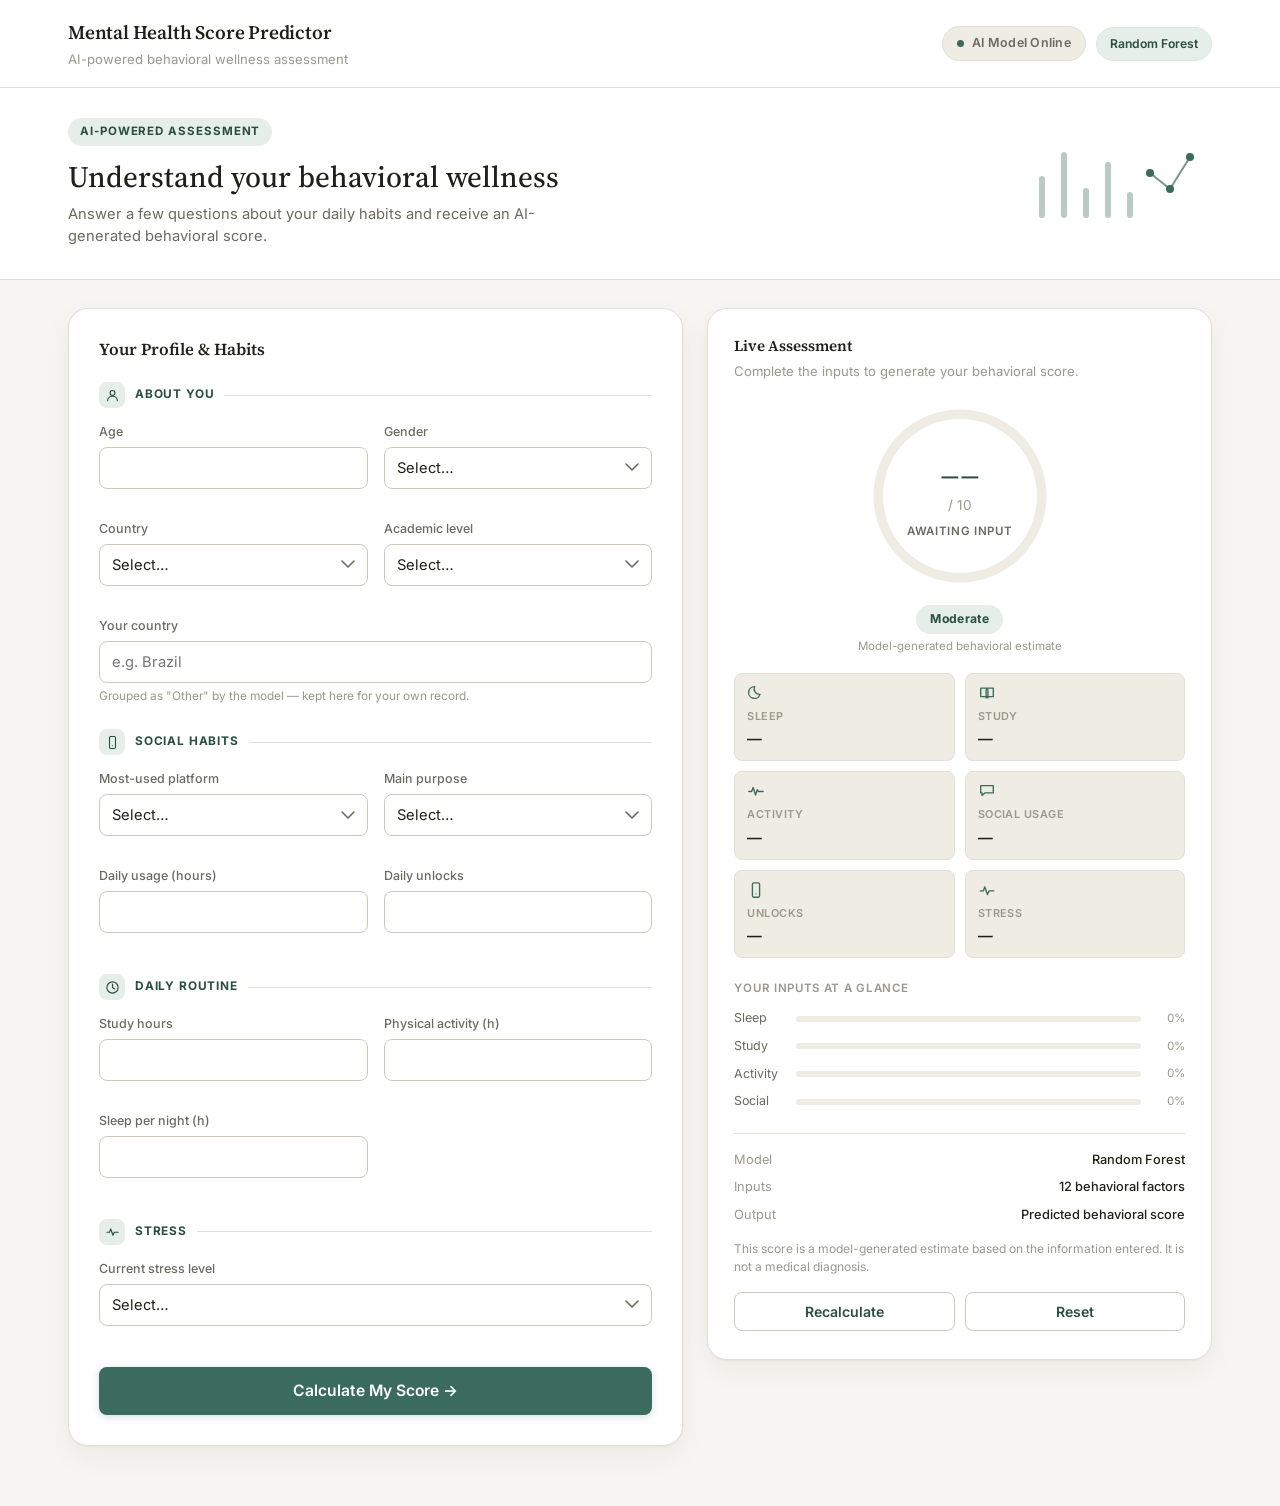
<file: index.html>
<!DOCTYPE html>
<html lang="en">
<head>
<meta charset="UTF-8">
<meta name="viewport" content="width=device-width, initial-scale=1.0">
<title>Mental Health Score Predictor</title>
<link rel="preconnect" href="https://fonts.googleapis.com">
<link rel="preconnect" href="https://fonts.gstatic.com" crossorigin>
<link href="https://fonts.googleapis.com/css2?family=Source+Serif+4:opsz,wght@8..60,500;8..60,600&family=Inter:wght@400;500;600;700&display=swap" rel="stylesheet">
<link rel="stylesheet" href="style.css">
</head>
<body>

<header class="app-header">
  <div class="app-header-inner">
    <div class="brand">
      <span class="brand-title">Mental Health Score Predictor</span>
      <span class="brand-subtitle">AI-powered behavioral wellness assessment</span>
    </div>
    <div class="header-status-group">
      <div class="model-status" id="modelStatus" aria-live="polite">
        <span class="status-dot" id="statusDot"></span>
        <span class="status-text" id="statusText">AI Model Online</span>
      </div>
      <span class="model-tag">Random Forest</span>
    </div>
  </div>
</header>

<section class="hero">
  <div class="hero-inner">
    <div class="hero-copy">
      <span class="hero-label">AI-Powered Assessment</span>
      <h1 class="hero-heading">Understand your behavioral wellness</h1>
      <p class="hero-desc">Answer a few questions about your daily habits and receive an AI-generated behavioral score.</p>
    </div>
    <svg class="hero-graphic" viewBox="0 0 180 100" aria-hidden="true">
      <line x1="10" y1="82" x2="10" y2="46" class="hg-bar"></line>
      <line x1="32" y1="82" x2="32" y2="22" class="hg-bar"></line>
      <line x1="54" y1="82" x2="54" y2="58" class="hg-bar"></line>
      <line x1="76" y1="82" x2="76" y2="32" class="hg-bar"></line>
      <line x1="98" y1="82" x2="98" y2="62" class="hg-bar"></line>
      <path d="M118 40 L138 56 L158 24" class="hg-line"></path>
      <circle cx="118" cy="40" r="4" class="hg-dot"></circle>
      <circle cx="138" cy="56" r="4" class="hg-dot"></circle>
      <circle cx="158" cy="24" r="4" class="hg-dot"></circle>
    </svg>
  </div>
</section>

<main class="workspace">
  <form class="workspace-grid" id="predictionForm" novalidate>

    <section class="panel panel-inputs" aria-label="Assessment inputs">
      <h2 class="panel-title">Your Profile &amp; Habits</h2>

      <div class="input-group">
        <div class="group-heading">
          <span class="group-icon" aria-hidden="true">
            <svg viewBox="0 0 20 20"><circle cx="10" cy="6.5" r="3.2"></circle><path d="M3.5 17c0-3.5 3-6 6.5-6s6.5 2.5 6.5 6"></path></svg>
          </span>
          <span>About you</span>
          <i></i>
        </div>
        <div class="field-row">
          <div class="field">
            <label for="age">Age</label>
            <input type="number" id="age" name="age" min="10" max="100" step="1" required>
            <span class="field-error" id="age-error"></span>
          </div>
          <div class="field">
            <label for="gender">Gender</label>
            <select id="gender" name="gender" required>
              <option value="" disabled selected>Select&hellip;</option>
              <option value="Male">Male</option>
              <option value="Female">Female</option>
            </select>
            <span class="field-error" id="gender-error"></span>
          </div>
        </div>
        <div class="field-row">
          <div class="field">
            <label for="country">Country</label>
            <select id="country" name="country" required>
              <option value="" disabled selected>Select&hellip;</option>
              <option value="India">India</option>
              <option value="USA">USA</option>
              <option value="Canada">Canada</option>
              <option value="Australia">Australia</option>
              <option value="UK">UK</option>
              <option value="Germany">Germany</option>
              <option value="Mexico">Mexico</option>
              <option value="Turkey">Turkey</option>
              <option value="France">France</option>
              <option value="Other">Other</option>
            </select>
            <span class="field-error" id="country-error"></span>
          </div>
          <div class="field">
            <label for="academicLevel">Academic level</label>
            <select id="academicLevel" name="academicLevel" required>
              <option value="" disabled selected>Select&hellip;</option>
              <option value="High School">High School</option>
              <option value="Undergraduate">Undergraduate</option>
              <option value="Graduate">Graduate</option>
            </select>
            <span class="field-error" id="academicLevel-error"></span>
          </div>
        </div>
        <div class="field-row" id="countryOtherRow" hidden>
          <div class="field field-wide">
            <label for="countryOther">Your country</label>
            <input type="text" id="countryOther" name="countryOther" placeholder="e.g. Brazil" maxlength="60">
            <span class="field-hint">Grouped as "Other" by the model &mdash; kept here for your own record.</span>
          </div>
        </div>
      </div>

      <div class="input-group">
        <div class="group-heading">
          <span class="group-icon" aria-hidden="true">
            <svg viewBox="0 0 20 20"><rect x="6" y="2" width="8" height="16" rx="1.6"></rect><line x1="10" y1="14.3" x2="10" y2="14.3"></line></svg>
          </span>
          <span>Social habits</span>
          <i></i>
        </div>
        <div class="field-row">
          <div class="field">
            <label for="platform">Most-used platform</label>
            <select id="platform" name="platform" required>
              <option value="" disabled selected>Select&hellip;</option>
              <option value="Facebook">Facebook</option>
              <option value="Instagram">Instagram</option>
              <option value="Snapchat">Snapchat</option>
              <option value="Twitter">Twitter</option>
              <option value="YouTube">YouTube</option>
              <option value="TikTok">TikTok</option>
              <option value="LinkedIn">LinkedIn</option>
              <option value="LINE">LINE</option>
              <option value="KakaoTalk">KakaoTalk</option>
              <option value="VKontakte">VKontakte</option>
              <option value="WhatsApp">WhatsApp</option>
              <option value="WeChat">WeChat</option>
            </select>
            <span class="field-error" id="platform-error"></span>
          </div>
          <div class="field">
            <label for="purpose">Main purpose</label>
            <select id="purpose" name="purpose" required>
              <option value="" disabled selected>Select&hellip;</option>
              <option value="Networking">Networking</option>
              <option value="Education">Education</option>
              <option value="Entertainment">Entertainment</option>
              <option value="News">News</option>
            </select>
            <span class="field-error" id="purpose-error"></span>
          </div>
        </div>
        <div class="field-row">
          <div class="field">
            <label for="dailyUsage">Daily usage (hours)</label>
            <input type="number" id="dailyUsage" name="dailyUsage" min="0" max="24" step="0.1" required>
            <span class="field-error" id="dailyUsage-error"></span>
          </div>
          <div class="field">
            <label for="dailyUnlocks">Daily unlocks</label>
            <input type="number" id="dailyUnlocks" name="dailyUnlocks" min="0" step="1" required>
            <span class="field-error" id="dailyUnlocks-error"></span>
          </div>
        </div>
      </div>

      <div class="input-group">
        <div class="group-heading">
          <span class="group-icon" aria-hidden="true">
            <svg viewBox="0 0 20 20"><circle cx="10" cy="10" r="7.5"></circle><path d="M10 5.5V10l3 2"></path></svg>
          </span>
          <span>Daily routine</span>
          <i></i>
        </div>
        <div class="field-row">
          <div class="field">
            <label for="studyHours">Study hours</label>
            <input type="number" id="studyHours" name="studyHours" min="0" max="24" step="0.1" required>
            <span class="field-error" id="studyHours-error"></span>
          </div>
          <div class="field">
            <label for="activityHours">Physical activity (h)</label>
            <input type="number" id="activityHours" name="activityHours" min="0" max="24" step="0.1" required>
            <span class="field-error" id="activityHours-error"></span>
          </div>
        </div>
        <div class="field-row">
          <div class="field">
            <label for="sleepHours">Sleep per night (h)</label>
            <input type="number" id="sleepHours" name="sleepHours" min="0" max="24" step="0.1" required>
            <span class="field-error" id="sleepHours-error"></span>
          </div>
        </div>
      </div>

      <div class="input-group">
        <div class="group-heading">
          <span class="group-icon" aria-hidden="true">
            <svg viewBox="0 0 20 20"><path d="M2.5 11 6 11l1.6-4.5L10.5 15 12.3 11H17.5"></path></svg>
          </span>
          <span>Stress</span>
          <i></i>
        </div>
        <div class="field-row">
          <div class="field field-wide">
            <label for="stressLevel">Current stress level</label>
            <select id="stressLevel" name="stressLevel" required>
              <option value="" disabled selected>Select&hellip;</option>
              <option value="Low">Low</option>
              <option value="Medium">Medium</option>
              <option value="High">High</option>
              <option value="Very High">Very High</option>
            </select>
            <span class="field-error" id="stressLevel-error"></span>
          </div>
        </div>
      </div>

      <p class="form-error" id="formError" role="alert" hidden></p>

      <button type="submit" id="submitBtn" class="btn-run">
        <span class="btn-label">Calculate My Score &#8594;</span>
        <span class="btn-spinner" hidden></span>
      </button>

    </section>

    <aside class="panel panel-live" aria-label="Live assessment">

      <div class="live-header">
        <span class="live-label">Live Assessment</span>
        <span class="live-caption" id="liveCaption">Complete the inputs to generate your behavioral score.</span>
      </div>

      <div class="score-ring-wrap">
        <svg viewBox="0 0 200 200" class="score-ring" id="scoreRing" aria-hidden="true">
          <circle class="ring-track" cx="100" cy="100" r="86"></circle>
          <circle class="ring-progress" id="ringProgress" cx="100" cy="100" r="86"></circle>
        </svg>
        <div class="score-center">
          <span class="score-value" id="scoreValue">&ndash;&ndash;</span>
          <span class="score-scale">/ 10</span>
          <span class="score-caption" id="scoreCaption">Awaiting input</span>
        </div>
      </div>

      <div class="score-interpretation" id="scoreInterpretation" hidden>
        <span class="score-interp-badge" id="scoreInterpBadge">Moderate</span>
        <span class="score-interp-note">Model-generated behavioral estimate</span>
      </div>

      <div class="error-inline" id="errorInline" hidden>
        <p class="error-title" id="errorTitle">Prediction service unavailable</p>
        <p class="error-text" id="errorText">Make sure the FastAPI server is running on port 8000 and try again.</p>
        <button type="button" class="btn-secondary" id="errorRetryBtn">Try again</button>
      </div>

      <div class="tracker-grid" id="trackerGrid">
        <div class="tracker-chip">
          <span class="tracker-icon" aria-hidden="true"><svg viewBox="0 0 20 20"><path d="M14.5 11.5A6 6 0 0 1 8.5 3 6.5 6.5 0 1 0 14.5 11.5Z"></path></svg></span>
          <span class="tracker-label">Sleep</span>
          <span class="tracker-value" id="trackSleep">&mdash;</span>
        </div>
        <div class="tracker-chip">
          <span class="tracker-icon" aria-hidden="true"><svg viewBox="0 0 20 20"><path d="M3 4.5h6a2 2 0 0 1 2 2v9a2 2 0 0 0-2-1.5H3Z"></path><path d="M17 4.5h-6a2 2 0 0 0-2 2v9a2 2 0 0 1 2-1.5h6Z"></path></svg></span>
          <span class="tracker-label">Study</span>
          <span class="tracker-value" id="trackStudy">&mdash;</span>
        </div>
        <div class="tracker-chip">
          <span class="tracker-icon" aria-hidden="true"><svg viewBox="0 0 20 20"><path d="M2 10.5h3.2l1.6-4.5 2.7 8.5 1.8-6 1.2 2h5.5"></path></svg></span>
          <span class="tracker-label">Activity</span>
          <span class="tracker-value" id="trackActivity">&mdash;</span>
        </div>
        <div class="tracker-chip">
          <span class="tracker-icon" aria-hidden="true"><svg viewBox="0 0 20 20"><path d="M3 4h14v8H8l-3.5 3V12H3Z"></path></svg></span>
          <span class="tracker-label">Social usage</span>
          <span class="tracker-value" id="trackUsage">&mdash;</span>
        </div>
        <div class="tracker-chip">
          <span class="tracker-icon" aria-hidden="true"><svg viewBox="0 0 20 20"><rect x="6" y="2" width="8" height="16" rx="1.6"></rect><line x1="10" y1="14.3" x2="10" y2="14.3"></line></svg></span>
          <span class="tracker-label">Unlocks</span>
          <span class="tracker-value" id="trackUnlocks">&mdash;</span>
        </div>
        <div class="tracker-chip">
          <span class="tracker-icon" aria-hidden="true"><svg viewBox="0 0 20 20"><path d="M2.5 11 6 11l1.6-4.5L10.5 15 12.3 11H17.5"></path></svg></span>
          <span class="tracker-label">Stress</span>
          <span class="tracker-value" id="trackStress">&mdash;</span>
        </div>
      </div>

      <div class="breakdown">
        <span class="breakdown-label">Your inputs at a glance</span>

        <div class="breakdown-row">
          <span class="breakdown-name">Sleep</span>
          <div class="breakdown-track"><div class="breakdown-fill" id="fillSleep"></div></div>
          <span class="breakdown-percent" id="fillSleepPercent">0%</span>
        </div>
        <div class="breakdown-row">
          <span class="breakdown-name">Study</span>
          <div class="breakdown-track"><div class="breakdown-fill" id="fillStudy"></div></div>
          <span class="breakdown-percent" id="fillStudyPercent">0%</span>
        </div>
        <div class="breakdown-row">
          <span class="breakdown-name">Activity</span>
          <div class="breakdown-track"><div class="breakdown-fill" id="fillActivity"></div></div>
          <span class="breakdown-percent" id="fillActivityPercent">0%</span>
        </div>
        <div class="breakdown-row">
          <span class="breakdown-name">Social</span>
          <div class="breakdown-track"><div class="breakdown-fill" id="fillUsage"></div></div>
          <span class="breakdown-percent" id="fillUsagePercent">0%</span>
        </div>
      </div>

      <div class="model-info">
        <div class="model-info-item">
          <span class="model-info-label">Model</span>
          <span class="model-info-value">Random Forest</span>
        </div>
        <div class="model-info-item">
          <span class="model-info-label">Inputs</span>
          <span class="model-info-value">12 behavioral factors</span>
        </div>
        <div class="model-info-item">
          <span class="model-info-label">Output</span>
          <span class="model-info-value">Predicted behavioral score</span>
        </div>
      </div>

      <p class="disclaimer">This score is a model-generated estimate based on the information entered. It is not a medical diagnosis.</p>

      <div class="result-actions" id="resultActions" hidden>
        <button type="button" class="btn-secondary" id="recalcBtn">Recalculate</button>
        <button type="button" class="btn-secondary" id="resetBtn">Reset</button>
      </div>

    </aside>

  </form>
</main>

<script src="script.js"></script>
</body>
</html>
</file>
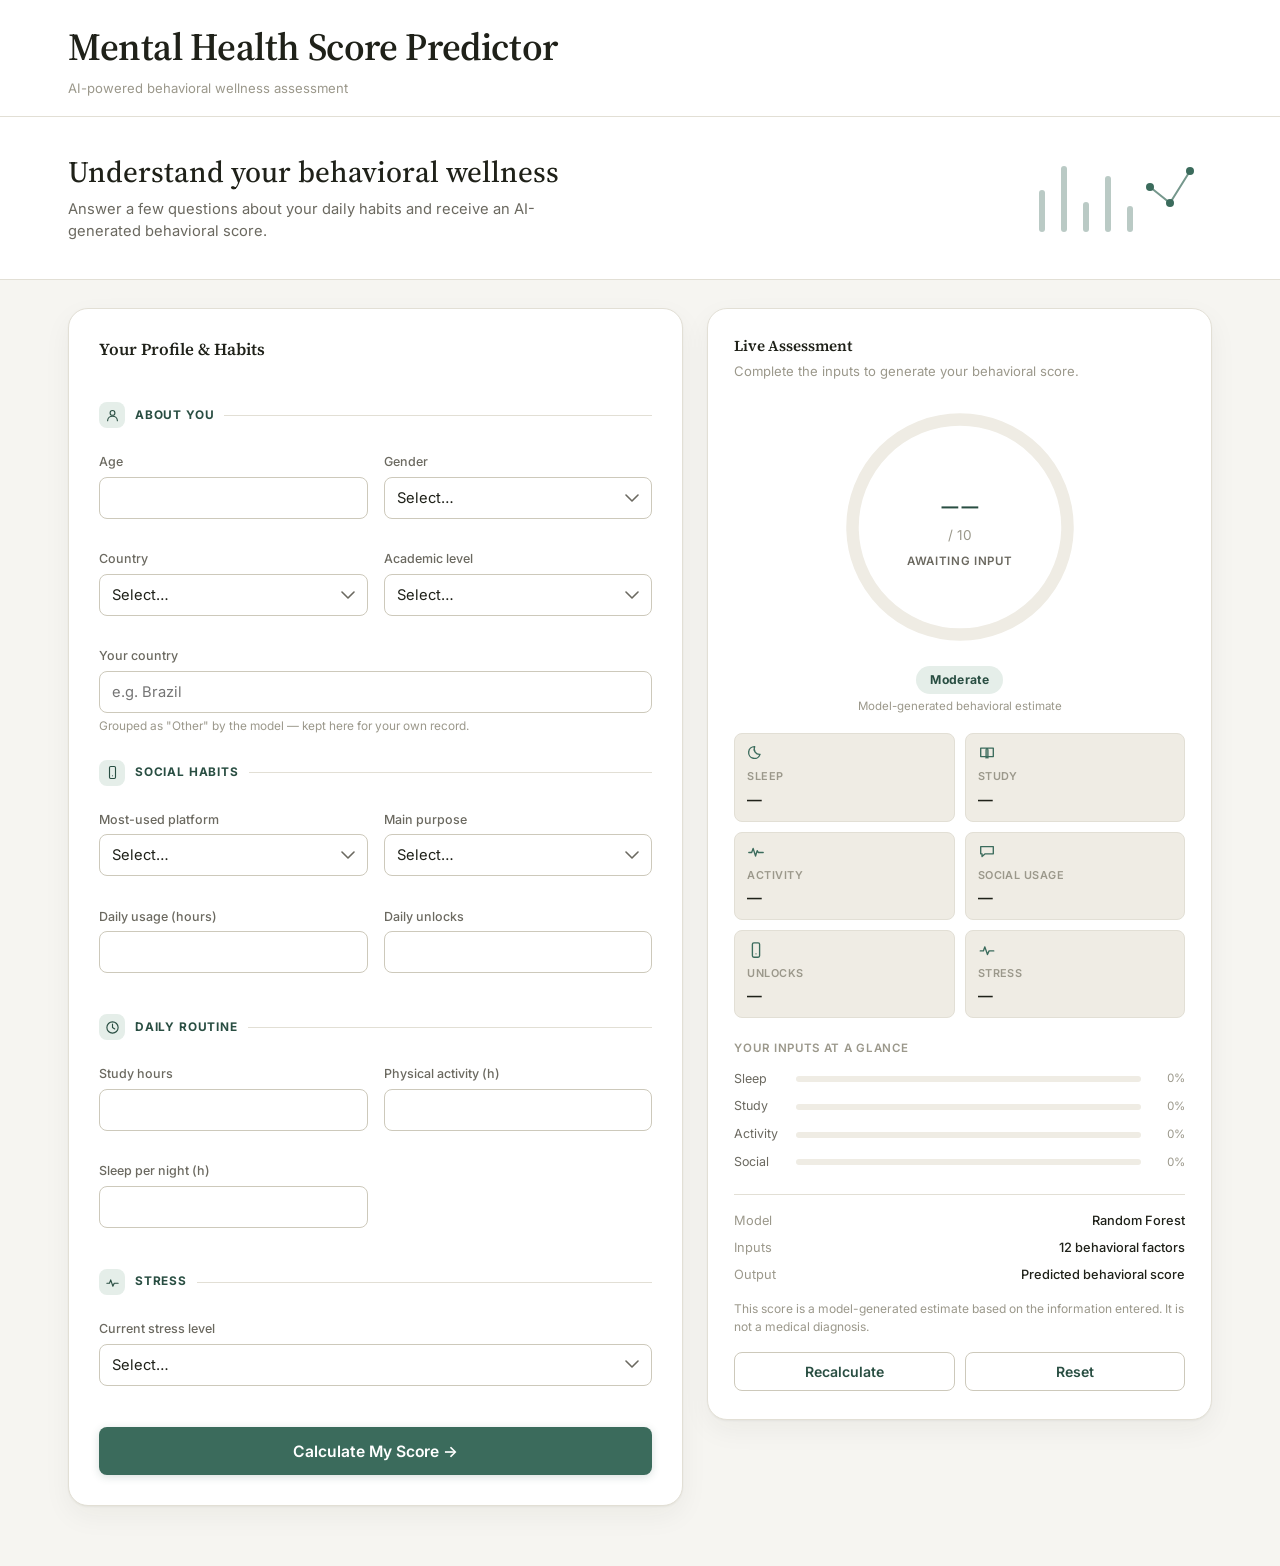
<file: public/index.html>
<!DOCTYPE html>
<html lang="en">
<head>
<meta charset="UTF-8">
<meta name="viewport" content="width=device-width, initial-scale=1.0">
<title>Mental Health Score Predictor</title>
<link rel="preconnect" href="https://fonts.googleapis.com">
<link rel="preconnect" href="https://fonts.gstatic.com" crossorigin>
<link href="https://fonts.googleapis.com/css2?family=Source+Serif+4:opsz,wght@8..60,500;8..60,600&family=Inter:wght@400;500;600;700&display=swap" rel="stylesheet">
<link rel="stylesheet" href="style.css">
</head>
<body>

<header class="app-header">
  <div class="app-header-inner">
    <div class="brand">
      <span class="brand-title">Mental Health Score Predictor</span>
      <span class="brand-subtitle">AI-powered behavioral wellness assessment</span>
    </div>
    <div class="header-status-group">
      <div class="model-status" id="modelStatus" aria-live="polite">
        <span class="status-dot" id="statusDot"></span>
        <span class="status-text" id="statusText">AI Model Online</span>
      </div>
      <span class="model-tag">Random Forest</span>
    </div>
  </div>
</header>

<section class="hero">
  <div class="hero-inner">
    <div class="hero-copy">
      <!-- <span class="hero-label">AI-Powered Assessment</span> -->
      <h1 class="hero-heading">Understand your behavioral wellness</h1>
      <p class="hero-desc">Answer a few questions about your daily habits and receive an AI-generated behavioral score.</p>
    </div>
    <svg class="hero-graphic" viewBox="0 0 180 100" aria-hidden="true">
      <line x1="10" y1="82" x2="10" y2="46" class="hg-bar"></line>
      <line x1="32" y1="82" x2="32" y2="22" class="hg-bar"></line>
      <line x1="54" y1="82" x2="54" y2="58" class="hg-bar"></line>
      <line x1="76" y1="82" x2="76" y2="32" class="hg-bar"></line>
      <line x1="98" y1="82" x2="98" y2="62" class="hg-bar"></line>
      <path d="M118 40 L138 56 L158 24" class="hg-line"></path>
      <circle cx="118" cy="40" r="4" class="hg-dot"></circle>
      <circle cx="138" cy="56" r="4" class="hg-dot"></circle>
      <circle cx="158" cy="24" r="4" class="hg-dot"></circle>
    </svg>
  </div>
</section>

<main class="workspace">
  <form class="workspace-grid" id="predictionForm" novalidate>

    <section class="panel panel-inputs" aria-label="Assessment inputs">
      <h2 class="panel-title">Your Profile &amp; Habits</h2>

      <div class="input-group">
        <div class="group-heading">
          <span class="group-icon" aria-hidden="true">
            <svg viewBox="0 0 20 20"><circle cx="10" cy="6.5" r="3.2"></circle><path d="M3.5 17c0-3.5 3-6 6.5-6s6.5 2.5 6.5 6"></path></svg>
          </span>
          <span>About you</span>
          <i></i>
        </div>
        <div class="field-row">
          <div class="field">
            <label for="age">Age</label>
            <input type="number" id="age" name="age" min="10" max="100" step="1" required>
            <span class="field-error" id="age-error"></span>
          </div>
          <div class="field">
            <label for="gender">Gender</label>
            <select id="gender" name="gender" required>
              <option value="" disabled selected>Select&hellip;</option>
              <option value="Male">Male</option>
              <option value="Female">Female</option>
            </select>
            <span class="field-error" id="gender-error"></span>
          </div>
        </div>
        <div class="field-row">
          <div class="field">
            <label for="country">Country</label>
            <select id="country" name="country" required>
              <option value="" disabled selected>Select&hellip;</option>
              <option value="India">India</option>
              <option value="USA">USA</option>
              <option value="Canada">Canada</option>
              <option value="Australia">Australia</option>
              <option value="UK">UK</option>
              <option value="Germany">Germany</option>
              <option value="Mexico">Mexico</option>
              <option value="Turkey">Turkey</option>
              <option value="France">France</option>
              <option value="Other">Other</option>
            </select>
            <span class="field-error" id="country-error"></span>
          </div>
          <div class="field">
            <label for="academicLevel">Academic level</label>
            <select id="academicLevel" name="academicLevel" required>
              <option value="" disabled selected>Select&hellip;</option>
              <option value="High School">High School</option>
              <option value="Undergraduate">Undergraduate</option>
              <option value="Graduate">Graduate</option>
            </select>
            <span class="field-error" id="academicLevel-error"></span>
          </div>
        </div>
        <div class="field-row" id="countryOtherRow" hidden>
          <div class="field field-wide">
            <label for="countryOther">Your country</label>
            <input type="text" id="countryOther" name="countryOther" placeholder="e.g. Brazil" maxlength="60">
            <span class="field-hint">Grouped as "Other" by the model &mdash; kept here for your own record.</span>
          </div>
        </div>
      </div>

      <div class="input-group">
        <div class="group-heading">
          <span class="group-icon" aria-hidden="true">
            <svg viewBox="0 0 20 20"><rect x="6" y="2" width="8" height="16" rx="1.6"></rect><line x1="10" y1="14.3" x2="10" y2="14.3"></line></svg>
          </span>
          <span>Social habits</span>
          <i></i>
        </div>
        <div class="field-row">
          <div class="field">
            <label for="platform">Most-used platform</label>
            <select id="platform" name="platform" required>
              <option value="" disabled selected>Select&hellip;</option>
              <option value="Facebook">Facebook</option>
              <option value="Instagram">Instagram</option>
              <option value="Snapchat">Snapchat</option>
              <option value="Twitter">Twitter</option>
              <option value="YouTube">YouTube</option>
              <option value="TikTok">TikTok</option>
              <option value="LinkedIn">LinkedIn</option>
              <option value="LINE">LINE</option>
              <option value="KakaoTalk">KakaoTalk</option>
              <option value="VKontakte">VKontakte</option>
              <option value="WhatsApp">WhatsApp</option>
              <option value="WeChat">WeChat</option>
            </select>
            <span class="field-error" id="platform-error"></span>
          </div>
          <div class="field">
            <label for="purpose">Main purpose</label>
            <select id="purpose" name="purpose" required>
              <option value="" disabled selected>Select&hellip;</option>
              <option value="Networking">Networking</option>
              <option value="Education">Education</option>
              <option value="Entertainment">Entertainment</option>
              <option value="News">News</option>
            </select>
            <span class="field-error" id="purpose-error"></span>
          </div>
        </div>
        <div class="field-row">
          <div class="field">
            <label for="dailyUsage">Daily usage (hours)</label>
            <input type="number" id="dailyUsage" name="dailyUsage" min="0" max="24" step="0.1" required>
            <span class="field-error" id="dailyUsage-error"></span>
          </div>
          <div class="field">
            <label for="dailyUnlocks">Daily unlocks</label>
            <input type="number" id="dailyUnlocks" name="dailyUnlocks" min="0" step="1" required>
            <span class="field-error" id="dailyUnlocks-error"></span>
          </div>
        </div>
      </div>

      <div class="input-group">
        <div class="group-heading">
          <span class="group-icon" aria-hidden="true">
            <svg viewBox="0 0 20 20"><circle cx="10" cy="10" r="7.5"></circle><path d="M10 5.5V10l3 2"></path></svg>
          </span>
          <span>Daily routine</span>
          <i></i>
        </div>
        <div class="field-row">
          <div class="field">
            <label for="studyHours">Study hours</label>
            <input type="number" id="studyHours" name="studyHours" min="0" max="24" step="0.1" required>
            <span class="field-error" id="studyHours-error"></span>
          </div>
          <div class="field">
            <label for="activityHours">Physical activity (h)</label>
            <input type="number" id="activityHours" name="activityHours" min="0" max="24" step="0.1" required>
            <span class="field-error" id="activityHours-error"></span>
          </div>
        </div>
        <div class="field-row">
          <div class="field">
            <label for="sleepHours">Sleep per night (h)</label>
            <input type="number" id="sleepHours" name="sleepHours" min="0" max="24" step="0.1" required>
            <span class="field-error" id="sleepHours-error"></span>
          </div>
        </div>
      </div>

      <div class="input-group">
        <div class="group-heading">
          <span class="group-icon" aria-hidden="true">
            <svg viewBox="0 0 20 20"><path d="M2.5 11 6 11l1.6-4.5L10.5 15 12.3 11H17.5"></path></svg>
          </span>
          <span>Stress</span>
          <i></i>
        </div>
        <div class="field-row">
          <div class="field field-wide">
            <label for="stressLevel">Current stress level</label>
            <select id="stressLevel" name="stressLevel" required>
              <option value="" disabled selected>Select&hellip;</option>
              <option value="Low">Low</option>
              <option value="Medium">Medium</option>
              <option value="High">High</option>
              <option value="Very High">Very High</option>
            </select>
            <span class="field-error" id="stressLevel-error"></span>
          </div>
        </div>
      </div>

      <p class="form-error" id="formError" role="alert" hidden></p>

      <button type="submit" id="submitBtn" class="btn-run">
        <span class="btn-label">Calculate My Score &#8594;</span>
        <span class="btn-spinner" hidden></span>
      </button>

    </section>

    <aside class="panel panel-live" aria-label="Live assessment">

      <div class="live-header">
        <span class="live-label">Live Assessment</span>
        <span class="live-caption" id="liveCaption">Complete the inputs to generate your behavioral score.</span>
      </div>

      <div class="score-ring-wrap">
        <svg viewBox="0 0 200 200" class="score-ring" id="scoreRing" aria-hidden="true">
          <circle class="ring-track" cx="100" cy="100" r="86"></circle>
          <circle class="ring-progress" id="ringProgress" cx="100" cy="100" r="86"></circle>
        </svg>
        <div class="score-center">
          <span class="score-value" id="scoreValue">&ndash;&ndash;</span>
          <span class="score-scale">/ 10</span>
          <span class="score-caption" id="scoreCaption">Awaiting input</span>
        </div>
      </div>

      <div class="score-interpretation" id="scoreInterpretation" hidden>
        <span class="score-interp-badge" id="scoreInterpBadge">Moderate</span>
        <span class="score-interp-note">Model-generated behavioral estimate</span>
      </div>

      <div class="error-inline" id="errorInline" hidden>
        <p class="error-title" id="errorTitle">Prediction service unavailable</p>
        <p class="error-text" id="errorText">Make sure the FastAPI server is running on port 8000 and try again.</p>
        <button type="button" class="btn-secondary" id="errorRetryBtn">Try again</button>
      </div>

      <div class="tracker-grid" id="trackerGrid">
        <div class="tracker-chip">
          <span class="tracker-icon" aria-hidden="true"><svg viewBox="0 0 20 20"><path d="M14.5 11.5A6 6 0 0 1 8.5 3 6.5 6.5 0 1 0 14.5 11.5Z"></path></svg></span>
          <span class="tracker-label">Sleep</span>
          <span class="tracker-value" id="trackSleep">&mdash;</span>
        </div>
        <div class="tracker-chip">
          <span class="tracker-icon" aria-hidden="true"><svg viewBox="0 0 20 20"><path d="M3 4.5h6a2 2 0 0 1 2 2v9a2 2 0 0 0-2-1.5H3Z"></path><path d="M17 4.5h-6a2 2 0 0 0-2 2v9a2 2 0 0 1 2-1.5h6Z"></path></svg></span>
          <span class="tracker-label">Study</span>
          <span class="tracker-value" id="trackStudy">&mdash;</span>
        </div>
        <div class="tracker-chip">
          <span class="tracker-icon" aria-hidden="true"><svg viewBox="0 0 20 20"><path d="M2 10.5h3.2l1.6-4.5 2.7 8.5 1.8-6 1.2 2h5.5"></path></svg></span>
          <span class="tracker-label">Activity</span>
          <span class="tracker-value" id="trackActivity">&mdash;</span>
        </div>
        <div class="tracker-chip">
          <span class="tracker-icon" aria-hidden="true"><svg viewBox="0 0 20 20"><path d="M3 4h14v8H8l-3.5 3V12H3Z"></path></svg></span>
          <span class="tracker-label">Social usage</span>
          <span class="tracker-value" id="trackUsage">&mdash;</span>
        </div>
        <div class="tracker-chip">
          <span class="tracker-icon" aria-hidden="true"><svg viewBox="0 0 20 20"><rect x="6" y="2" width="8" height="16" rx="1.6"></rect><line x1="10" y1="14.3" x2="10" y2="14.3"></line></svg></span>
          <span class="tracker-label">Unlocks</span>
          <span class="tracker-value" id="trackUnlocks">&mdash;</span>
        </div>
        <div class="tracker-chip">
          <span class="tracker-icon" aria-hidden="true"><svg viewBox="0 0 20 20"><path d="M2.5 11 6 11l1.6-4.5L10.5 15 12.3 11H17.5"></path></svg></span>
          <span class="tracker-label">Stress</span>
          <span class="tracker-value" id="trackStress">&mdash;</span>
        </div>
      </div>

      <div class="breakdown">
        <span class="breakdown-label">Your inputs at a glance</span>

        <div class="breakdown-row">
          <span class="breakdown-name">Sleep</span>
          <div class="breakdown-track"><div class="breakdown-fill" id="fillSleep"></div></div>
          <span class="breakdown-percent" id="fillSleepPercent">0%</span>
        </div>
        <div class="breakdown-row">
          <span class="breakdown-name">Study</span>
          <div class="breakdown-track"><div class="breakdown-fill" id="fillStudy"></div></div>
          <span class="breakdown-percent" id="fillStudyPercent">0%</span>
        </div>
        <div class="breakdown-row">
          <span class="breakdown-name">Activity</span>
          <div class="breakdown-track"><div class="breakdown-fill" id="fillActivity"></div></div>
          <span class="breakdown-percent" id="fillActivityPercent">0%</span>
        </div>
        <div class="breakdown-row">
          <span class="breakdown-name">Social</span>
          <div class="breakdown-track"><div class="breakdown-fill" id="fillUsage"></div></div>
          <span class="breakdown-percent" id="fillUsagePercent">0%</span>
        </div>
      </div>

      <div class="model-info">
        <div class="model-info-item">
          <span class="model-info-label">Model</span>
          <span class="model-info-value">Random Forest</span>
        </div>
        <div class="model-info-item">
          <span class="model-info-label">Inputs</span>
          <span class="model-info-value">12 behavioral factors</span>
        </div>
        <div class="model-info-item">
          <span class="model-info-label">Output</span>
          <span class="model-info-value">Predicted behavioral score</span>
        </div>
      </div>

      <p class="disclaimer">This score is a model-generated estimate based on the information entered. It is not a medical diagnosis.</p>

      <div class="result-actions" id="resultActions" hidden>
        <button type="button" class="btn-secondary" id="recalcBtn">Recalculate</button>
        <button type="button" class="btn-secondary" id="resetBtn">Reset</button>
      </div>

    </aside>

  </form>
</main>

<script src="script.js"></script>
</body>
</html>
</file>
<file: style.css>
/* ==========================================================================
   Mental Health Score Predictor — stylesheet
   Sections: Tokens / Reset / Layout / Header / Hero / Workspace /
             Input Groups / Fields / Run Button / Live Panel / Score Ring /
             Interpretation / Tracker / Breakdown / Model Info / Error /
             Responsive / Motion
   ========================================================================== */

/* ---------- Tokens ---------- */
:root {
  --bg:            #F6F5F1;
  --surface:       #FFFFFF;
  --surface-sunken:#EFECE4;
  --border:        #E2DFD5;
  --border-strong: #CDC9BB;

  --text:          #1F2119;
  --text-muted:    #6B6960;
  --text-faint:    #9B988B;

  --accent:        #3B6B5C;
  --accent-dark:   #294E42;
  --accent-soft:   #E5EEE9;
  --accent-soft-2: #DCEAE3;

  --status-ready:  #3B6B5C;
  --status-busy:   #B9863F;
  --status-error:  #A5402A;

  --error:         #A5402A;
  --error-soft:    #F5E7E1;

  --interp-attention: #A5402A;
  --interp-below:     #B9863F;
  --interp-moderate:  #7A7550;
  --interp-good:      #3B6B5C;
  --interp-excellent: #29694E;

  --radius-sm: 8px;
  --radius-md: 14px;
  --radius-lg: 20px;

  --font-serif: "Source Serif 4", Georgia, "Times New Roman", serif;
  --font-sans:  "Inter", -apple-system, BlinkMacSystemFont, "Segoe UI", sans-serif;

  --shadow-panel: 0 1px 2px rgba(31, 33, 25, 0.05), 0 10px 28px rgba(31, 33, 25, 0.05);
  --shadow-hover: 0 4px 14px rgba(31, 33, 25, 0.08);
}

/* ---------- Reset ---------- */
*, *::before, *::after { box-sizing: border-box; }

body {
  margin: 0;
  background: var(--bg);
  color: var(--text);
  font-family: var(--font-sans);
  font-size: 15.5px;
  line-height: 1.5;
  -webkit-font-smoothing: antialiased;
}

h1, h2, h3 { margin: 0; font-family: var(--font-serif); font-weight: 500; }

p { margin: 0; }

button { font-family: inherit; }

svg { display: block; }

fieldset { border: none; margin: 0; padding: 0; }

:focus-visible {
  outline: 2px solid var(--accent);
  outline-offset: 2px;
}

/* ---------- Header ---------- */
.app-header {
  background: var(--surface);
  border-bottom: 1px solid var(--border);
}

.app-header-inner {
  max-width: 1200px;
  margin: 0 auto;
  padding: 18px 28px;
  display: flex;
  align-items: center;
  justify-content: space-between;
  gap: 20px;
  flex-wrap: wrap;
}

.brand { display: flex; flex-direction: column; gap: 3px; }

.brand-title {
  font-family: var(--font-serif);
  font-size: 1.2rem;
  font-weight: 600;
  letter-spacing: -0.01em;
}

.brand-subtitle {
  font-size: 0.82rem;
  color: var(--text-faint);
}

.header-status-group {
  display: flex;
  align-items: center;
  gap: 10px;
}

.model-status {
  display: flex;
  align-items: center;
  gap: 8px;
  font-size: 0.78rem;
  font-weight: 600;
  letter-spacing: 0.02em;
  color: var(--text-muted);
  background: var(--surface-sunken);
  border: 1px solid var(--border);
  border-radius: 999px;
  padding: 7px 14px;
}

.model-tag {
  font-size: 0.76rem;
  font-weight: 600;
  color: var(--accent-dark);
  background: var(--accent-soft);
  border: 1px solid var(--accent-soft-2);
  border-radius: 999px;
  padding: 7px 13px;
}

.status-dot {
  width: 7px; height: 7px;
  border-radius: 50%;
  background: var(--status-ready);
  flex-shrink: 0;
}

.status-dot.busy { background: var(--status-busy); animation: pulse 1.1s ease-in-out infinite; }
.status-dot.error { background: var(--status-error); }
.status-dot.done { background: var(--status-ready); }

@keyframes pulse {
  0%, 100% { opacity: 1; }
  50% { opacity: 0.35; }
}

/* ---------- Hero ---------- */
.hero {
  background: var(--surface);
  border-bottom: 1px solid var(--border);
}

.hero-inner {
  max-width: 1200px;
  margin: 0 auto;
  padding: 30px 28px 32px;
  display: flex;
  align-items: center;
  justify-content: space-between;
  gap: 32px;
}

.hero-copy { max-width: 560px; }

.hero-label {
  display: inline-block;
  font-size: 0.72rem;
  font-weight: 700;
  letter-spacing: 0.08em;
  text-transform: uppercase;
  color: var(--accent-dark);
  background: var(--accent-soft);
  padding: 5px 12px;
  border-radius: 999px;
  margin-bottom: 12px;
}

.hero-heading {
  font-size: clamp(1.4rem, 2.4vw, 1.85rem);
  line-height: 1.25;
  margin-bottom: 8px;
}

.hero-desc {
  font-size: 0.92rem;
  color: var(--text-muted);
  max-width: 52ch;
}

.hero-graphic {
  width: 180px;
  height: 100px;
  flex-shrink: 0;
  color: var(--accent);
}

.hg-bar {
  stroke: currentColor;
  stroke-width: 6;
  stroke-linecap: round;
  opacity: 0.35;
}

.hg-line {
  fill: none;
  stroke: currentColor;
  stroke-width: 2;
  opacity: 0.7;
}

.hg-dot {
  fill: currentColor;
}

/* ---------- Workspace ---------- */
.workspace {
  max-width: 1200px;
  margin: 0 auto;
  padding: 28px 28px 60px;
}

.workspace-grid {
  display: grid;
  grid-template-columns: 1.22fr 1fr;
  grid-template-areas: "inputs live";
  gap: 24px;
  align-items: start;
}

.panel {
  background: var(--surface);
  border: 1px solid var(--border);
  border-radius: var(--radius-lg);
  box-shadow: var(--shadow-panel);
}

.panel-inputs {
  grid-area: inputs;
  padding: 28px 30px 30px;
}

.panel-title {
  font-size: 1.05rem;
  font-weight: 600;
  margin-bottom: 20px;
}

.panel-live {
  grid-area: live;
  padding: 26px 26px 28px;
  position: sticky;
  top: 20px;
}

/* ---------- Input groups ---------- */
.input-group + .input-group { margin-top: 24px; }

.group-heading {
  display: flex;
  align-items: center;
  gap: 10px;
  margin-bottom: 15px;
}

.group-icon {
  display: flex;
  align-items: center;
  justify-content: center;
  width: 26px; height: 26px;
  border-radius: 8px;
  background: var(--accent-soft);
  color: var(--accent-dark);
  flex-shrink: 0;
}

.group-icon svg {
  width: 15px; height: 15px;
  fill: none;
  stroke: currentColor;
  stroke-width: 1.5;
  stroke-linecap: round;
  stroke-linejoin: round;
}

.group-heading span:not(.group-icon) {
  font-size: 0.74rem;
  font-weight: 700;
  letter-spacing: 0.07em;
  text-transform: uppercase;
  color: var(--accent-dark);
  white-space: nowrap;
}

.group-heading i {
  flex: 1;
  height: 1px;
  background: var(--border);
  font-style: normal;
}

.field-row {
  display: grid;
  grid-template-columns: 1fr 1fr;
  gap: 16px;
  margin-bottom: 14px;
}

.field-row:last-child { margin-bottom: 0; }

.field {
  display: flex;
  flex-direction: column;
  gap: 5px;
}

.field-wide { grid-column: 1 / -1; }

.field label {
  font-size: 0.78rem;
  font-weight: 500;
  color: var(--text-muted);
}

.field input,
.field select {
  font-family: var(--font-sans);
  font-size: 0.92rem;
  color: var(--text);
  background: var(--surface);
  border: 1px solid var(--border-strong);
  border-radius: var(--radius-sm);
  padding: 9px 12px;
  min-height: 42px;
  transition: border-color 0.18s ease, box-shadow 0.18s ease, background 0.18s ease;
}

.field input:hover,
.field select:hover { border-color: var(--text-faint); }

.field select {
  appearance: none;
  background-image: url("data:image/svg+xml;utf8,<svg xmlns='http://www.w3.org/2000/svg' width='14' height='9' viewBox='0 0 14 9'><path d='M1 1L7 7L13 1' stroke='%236B6960' stroke-width='1.6' fill='none' stroke-linecap='round' stroke-linejoin='round'/></svg>");
  background-repeat: no-repeat;
  background-position: right 12px center;
  padding-right: 34px;
}

.field input:focus,
.field select:focus {
  border-color: var(--accent);
  box-shadow: 0 0 0 3px var(--accent-soft);
  outline: none;
}

.field input.invalid,
.field select.invalid { border-color: var(--error); }

.field input.invalid:focus,
.field select.invalid:focus { box-shadow: 0 0 0 3px var(--error-soft); }

.field-hint {
  font-size: 0.74rem;
  color: var(--text-faint);
}

.field-error {
  font-size: 0.76rem;
  color: var(--error);
  min-height: 1em;
}

/* ---------- Run button / form error ---------- */
.form-error {
  margin-top: 18px;
  color: var(--error);
  background: var(--error-soft);
  border: 1px solid var(--error);
  border-radius: var(--radius-sm);
  padding: 10px 14px;
  font-size: 0.85rem;
  text-align: center;
}

.btn-run {
  width: 100%;
  margin-top: 24px;
  display: inline-flex;
  align-items: center;
  justify-content: center;
  gap: 10px;
  background: var(--accent);
  color: #FFFFFF;
  border: none;
  border-radius: var(--radius-sm);
  font-size: 0.98rem;
  font-weight: 600;
  padding: 14px 20px;
  min-height: 48px;
  cursor: pointer;
  box-shadow: 0 2px 8px rgba(41, 78, 66, 0.18);
  transition: background 0.18s ease, transform 0.06s ease, opacity 0.18s ease, box-shadow 0.18s ease;
}

.btn-run:hover:not(:disabled) {
  background: var(--accent-dark);
  box-shadow: 0 4px 14px rgba(41, 78, 66, 0.24);
}

.btn-run:active:not(:disabled) { transform: translateY(1px); }

.btn-run:disabled { opacity: 0.6; cursor: not-allowed; box-shadow: none; }

.btn-spinner {
  width: 15px; height: 15px;
  border: 2px solid rgba(255,255,255,0.4);
  border-top-color: #FFFFFF;
  border-radius: 50%;
  animation: spin 0.7s linear infinite;
}

@keyframes spin { to { transform: rotate(360deg); } }

.btn-secondary {
  flex: 1;
  background: transparent;
  color: var(--accent-dark);
  border: 1px solid var(--border-strong);
  border-radius: var(--radius-sm);
  padding: 10px 14px;
  font-size: 0.88rem;
  font-weight: 600;
  cursor: pointer;
  transition: border-color 0.18s ease, background 0.18s ease;
}

.btn-secondary:hover { border-color: var(--accent); background: var(--accent-soft); }

/* ---------- Live panel ---------- */
.live-header {
  display: flex;
  flex-direction: column;
  gap: 4px;
  margin-bottom: 20px;
}

.live-label {
  font-size: 0.95rem;
  font-weight: 600;
  font-family: var(--font-serif);
  color: var(--text);
}

.live-caption {
  font-size: 0.82rem;
  color: var(--text-faint);
}

/* ---------- Score ring ---------- */
.score-ring-wrap {
  position: relative;
  width: 190px;
  height: 190px;
  margin: 4px auto 14px;
}

.score-ring { width: 100%; height: 100%; transform: rotate(-90deg); }

.ring-track {
  fill: none;
  stroke: var(--surface-sunken);
  stroke-width: 10;
}

.ring-progress {
  fill: none;
  stroke: var(--accent);
  stroke-width: 10;
  stroke-linecap: round;
  stroke-dasharray: 540.35;
  stroke-dashoffset: 540.35;
  transition: stroke-dashoffset 0.8s cubic-bezier(0.22, 1, 0.36, 1), stroke 0.3s ease;
}

.score-center {
  position: absolute;
  inset: 0;
  display: flex;
  flex-direction: column;
  align-items: center;
  justify-content: center;
  gap: 2px;
  text-align: center;
}

.score-value {
  font-family: var(--font-serif);
  font-size: 2.5rem;
  line-height: 1;
  color: var(--accent-dark);
}

.score-scale { font-size: 0.85rem; color: var(--text-faint); }

.score-caption {
  margin-top: 6px;
  font-size: 0.72rem;
  font-weight: 600;
  letter-spacing: 0.06em;
  text-transform: uppercase;
  color: var(--text-muted);
}

/* ---------- Interpretation ---------- */
.score-interpretation {
  display: flex;
  flex-direction: column;
  align-items: center;
  gap: 4px;
  margin-bottom: 18px;
  animation: fadeUp 0.35s ease;
}

.score-interp-badge {
  display: inline-block;
  font-size: 0.76rem;
  font-weight: 700;
  letter-spacing: 0.03em;
  padding: 5px 14px;
  border-radius: 999px;
  background: var(--accent-soft);
  color: var(--accent-dark);
}

.score-interp-badge.attention { background: #F5E7E1; color: var(--interp-attention); }
.score-interp-badge.below     { background: #F6EBDA; color: var(--interp-below); }
.score-interp-badge.moderate  { background: #EFECDF; color: var(--interp-moderate); }
.score-interp-badge.good      { background: var(--accent-soft); color: var(--interp-good); }
.score-interp-badge.excellent { background: #DCEEE3; color: var(--interp-excellent); }

.score-interp-note {
  font-size: 0.72rem;
  color: var(--text-faint);
}

@keyframes fadeUp {
  from { opacity: 0; transform: translateY(4px); }
  to   { opacity: 1; transform: translateY(0); }
}

/* ---------- Error inline ---------- */
.error-inline {
  border: 1px solid var(--error);
  background: var(--error-soft);
  border-radius: var(--radius-sm);
  padding: 14px 16px;
  text-align: center;
  margin-bottom: 20px;
}

.error-title {
  font-size: 0.88rem;
  font-weight: 600;
  color: var(--error);
  margin-bottom: 4px;
}

.error-text {
  font-size: 0.8rem;
  color: var(--text-muted);
  margin-bottom: 12px;
}

/* ---------- Tracker grid ---------- */
.tracker-grid {
  display: grid;
  grid-template-columns: 1fr 1fr;
  gap: 10px;
  margin-bottom: 22px;
}

.tracker-chip {
  border: 1px solid var(--border);
  border-radius: var(--radius-sm);
  background: var(--surface-sunken);
  padding: 10px 12px;
  display: flex;
  flex-direction: column;
  gap: 4px;
  transition: transform 0.18s ease, box-shadow 0.18s ease, border-color 0.18s ease;
}

.tracker-chip:hover {
  transform: translateY(-2px);
  box-shadow: var(--shadow-hover);
  border-color: var(--border-strong);
}

.tracker-icon {
  width: 18px; height: 18px;
  color: var(--accent);
  margin-bottom: 2px;
}

.tracker-icon svg {
  width: 100%; height: 100%;
  fill: none;
  stroke: currentColor;
  stroke-width: 1.5;
  stroke-linecap: round;
  stroke-linejoin: round;
}

.tracker-label {
  font-size: 0.68rem;
  font-weight: 600;
  letter-spacing: 0.04em;
  text-transform: uppercase;
  color: var(--text-faint);
}

.tracker-value {
  font-size: 0.92rem;
  font-weight: 600;
  color: var(--text);
}

/* ---------- Breakdown ---------- */
.breakdown { margin-bottom: 22px; }

.breakdown-label {
  display: block;
  font-size: 0.72rem;
  font-weight: 600;
  letter-spacing: 0.06em;
  text-transform: uppercase;
  color: var(--text-faint);
  margin-bottom: 12px;
}

.breakdown-row {
  display: grid;
  grid-template-columns: 52px 1fr 34px;
  align-items: center;
  gap: 10px;
  margin-bottom: 9px;
}

.breakdown-name { font-size: 0.78rem; color: var(--text-muted); }

.breakdown-track {
  height: 6px;
  background: var(--surface-sunken);
  border-radius: 3px;
  overflow: hidden;
}

.breakdown-fill {
  height: 100%;
  width: 0%;
  background: var(--accent);
  border-radius: 3px;
  transition: width 0.45s ease;
}

.breakdown-percent {
  font-size: 0.72rem;
  color: var(--text-faint);
  text-align: right;
  font-variant-numeric: tabular-nums;
}

/* ---------- Model info ---------- */
.model-info {
  display: flex;
  flex-direction: column;
  gap: 8px;
  border-top: 1px solid var(--border);
  padding-top: 16px;
  margin-bottom: 16px;
}

.model-info-item {
  display: flex;
  justify-content: space-between;
  font-size: 0.8rem;
}

.model-info-label { color: var(--text-faint); }

.model-info-value { color: var(--text); font-weight: 500; }

/* ---------- Disclaimer / result actions ---------- */
.disclaimer {
  font-size: 0.75rem;
  color: var(--text-faint);
  line-height: 1.5;
}

.result-actions {
  display: flex;
  gap: 10px;
  margin-top: 16px;
}

/* ---------- Responsive ---------- */
@media (max-width: 1024px) {
  .workspace-grid { grid-template-columns: 1.05fr 0.95fr; gap: 20px; }
  .hero-graphic { width: 150px; height: 84px; }
}

@media (max-width: 900px) {
  .workspace-grid {
    grid-template-columns: 1fr;
    grid-template-areas: "live" "inputs";
  }
  .panel-live { position: static; }
  .workspace { padding: 22px 20px 48px; }
  .hero-inner { flex-direction: column; align-items: flex-start; gap: 20px; }
  .hero-graphic { align-self: center; }
}

@media (max-width: 560px) {
  .field-row { grid-template-columns: 1fr; }
  .tracker-grid { grid-template-columns: 1fr 1fr; }
  .panel-inputs, .panel-live { padding: 20px 18px 22px; }
  .app-header-inner { padding: 14px 18px; }
  .hero-inner { padding: 24px 18px 26px; }
  .score-ring-wrap { width: 165px; height: 165px; }
  .breakdown-row { grid-template-columns: 46px 1fr 30px; }
}

@media (max-width: 380px) {
  .tracker-grid { grid-template-columns: 1fr; }
}

/* ---------- Reduced motion ---------- */
@media (prefers-reduced-motion: reduce) {
  .ring-progress { transition: none; }
  .breakdown-fill { transition: none; }
  .tracker-chip { transition: none; }
  .status-dot.busy { animation: none; }
  .btn-spinner { animation-duration: 1.4s; }
  .score-interpretation { animation: none; }
}
</file>
<file: public/style.css>
/* ==========================================================================
   Mental Health Score Predictor — stylesheet
   Sections: Tokens / Reset / Layout / Header / Hero / Workspace /
             Input Groups / Fields / Run Button / Live Panel / Score Ring /
             Interpretation / Tracker / Breakdown / Model Info / Error /
             Responsive / Motion
   ========================================================================== */

/* ---------- Tokens ---------- */
:root {
  --bg:            #F6F5F1;
  --surface:       #FFFFFF;
  --surface-sunken:#EFECE4;
  --border:        #E2DFD5;
  --border-strong: #CDC9BB;

  --text:          #1F2119;
  --text-muted:    #6B6960;
  --text-faint:    #9B988B;

  --accent:        #3B6B5C;
  --accent-dark:   #294E42;
  --accent-soft:   #E5EEE9;
  --accent-soft-2: #DCEAE3;

  --status-ready:  #3B6B5C;
  --status-busy:   #B9863F;
  --status-error:  #A5402A;

  --error:         #A5402A;
  --error-soft:    #F5E7E1;

  --interp-attention: #A5402A;
  --interp-below:     #B9863F;
  --interp-moderate:  #7A7550;
  --interp-good:      #3B6B5C;
  --interp-excellent: #29694E;

  --radius-sm: 8px;
  --radius-md: 14px;
  --radius-lg: 20px;

  --font-serif: "Source Serif 4", Georgia, "Times New Roman", serif;
  --font-sans:  "Inter", -apple-system, BlinkMacSystemFont, "Segoe UI", sans-serif;

  --shadow-panel: 0 1px 2px rgba(31, 33, 25, 0.05), 0 10px 28px rgba(31, 33, 25, 0.05);
  --shadow-hover: 0 4px 14px rgba(31, 33, 25, 0.08);
}

/* ---------- Reset ---------- */
*, *::before, *::after { box-sizing: border-box; }

body {
  margin: 0;
  background: var(--bg);
  color: var(--text);
  font-family: var(--font-sans);
  font-size: 15.5px;
  line-height: 1.5;
  -webkit-font-smoothing: antialiased;
}

h1, h2, h3 { margin: 0; font-family: var(--font-serif); font-weight: 500; }

p { margin: 0; }

button { font-family: inherit; }

svg { display: block; }

fieldset { border: none; margin: 0; padding: 0; }

:focus-visible {
  outline: 2px solid var(--accent);
  outline-offset: 2px;
}

/* ---------- Header ---------- */
.app-header {
  background: var(--surface);
  border-bottom: 1px solid var(--border);
}

.app-header-inner {
  max-width: 1200px;
  margin: 0 auto;
  padding: 18px 28px;
  display: flex;
  align-items: center;
  justify-content: space-between;
  gap: 20px;
  flex-wrap: wrap;
}

.brand { display: flex; flex-direction: column; gap: 3px; }

.brand-title {
  font-family: var(--font-serif);
  font-size: 2.4rem;
  font-weight: 600;
  letter-spacing: -0.01em;
}

.brand-subtitle {
  font-size: 0.82rem;
  color: var(--text-faint);
}

.header-status-group {
  display: flex;
  align-items: center;
  gap: 10px;
}

.model-status {
  display: flex;
  align-items: center;
  gap: 8px;
  font-size: 0.78rem;
  font-weight: 600;
  letter-spacing: 0.02em;
  color: var(--text-muted);
  background: var(--surface-sunken);
  border: 1px solid var(--border);
  border-radius: 999px;
  padding: 7px 14px;
}

.model-tag {
  font-size: 0.76rem;
  font-weight: 600;
  color: var(--accent-dark);
  background: var(--accent-soft);
  border: 1px solid var(--accent-soft-2);
  border-radius: 999px;
  padding: 7px 13px;
}

.status-dot {
  width: 7px; height: 7px;
  border-radius: 50%;
  background: var(--status-ready);
  flex-shrink: 0;
}

.status-dot.busy { background: var(--status-busy); animation: pulse 1.1s ease-in-out infinite; }
.status-dot.error { background: var(--status-error); }
.status-dot.done { background: var(--status-ready); }

@keyframes pulse {
  0%, 100% { opacity: 1; }
  50% { opacity: 0.35; }
}

/* ---------- Hero ---------- */
.hero {
  background: var(--surface);
  border-bottom: 1px solid var(--border);
}

.hero-inner {
  max-width: 1200px;
  margin: 0 auto;
  padding: 30px 28px 32px;
  display: flex;
  align-items: center;
  justify-content: space-between;
  gap: 32px;
}

.hero-copy { max-width: 560px; }

.hero-label {
  display: inline-block;
  font-size: 0.72rem;
  font-weight: 700;
  letter-spacing: 0.08em;
  text-transform: uppercase;
  color: var(--accent-dark);
  background: var(--accent-soft);
  padding: 5px 12px;
  border-radius: 999px;
  margin-bottom: 12px;
}

.hero-heading {
  font-size: clamp(1.4rem, 2.4vw, 1.85rem);
  line-height: 1.25;
  margin-bottom: 8px;
}

.hero-desc {
  font-size: 0.92rem;
  color: var(--text-muted);
  max-width: 52ch;
}

.hero-graphic {
  width: 180px;
  height: 100px;
  flex-shrink: 0;
  color: var(--accent);
}

.hg-bar {
  stroke: currentColor;
  stroke-width: 6;
  stroke-linecap: round;
  opacity: 0.35;
}

.hg-line {
  fill: none;
  stroke: currentColor;
  stroke-width: 2;
  opacity: 0.7;
}

.hg-dot {
  fill: currentColor;
}

/* ---------- Workspace ---------- */
.workspace {
  max-width: 1200px;
  margin: 0 auto;
  padding: 28px 28px 60px;
}

.workspace-grid {
  display: grid;
  grid-template-columns: 1.22fr 1fr;
  grid-template-areas: "inputs live";
  gap: 24px;
  align-items: start;
}

.panel {
  background: var(--surface);
  border: 1px solid var(--border);
  border-radius: var(--radius-lg);
  box-shadow: var(--shadow-panel);
}

.panel-inputs {
  grid-area: inputs;
  padding: 28px 30px 30px;
}

.panel-title {
  font-size: 1.05rem;
  font-weight: 600;
  margin-bottom: 40px;
}

.panel-live {
  grid-area: live;
  padding: 26px 26px 28px;
  position: sticky;
  top: 20px;
}

/* ---------- Input groups ---------- */
.input-group + .input-group { margin-top: 24px; }

.group-heading {
  display: flex;
  align-items: center;
  gap: 10px;
  margin-bottom: 25px;
}

.group-icon {
  display: flex;
  align-items: center;
  justify-content: center;
  width: 26px; height: 26px;
  border-radius: 8px;
  background: var(--accent-soft);
  color: var(--accent-dark);
  flex-shrink: 0;
}

.group-icon svg {
  width: 15px; height: 15px;
  fill: none;
  stroke: currentColor;
  stroke-width: 1.5;
  stroke-linecap: round;
  stroke-linejoin: round;
}

.group-heading span:not(.group-icon) {
  font-size: 0.74rem;
  font-weight: 700;
  letter-spacing: 0.07em;
  text-transform: uppercase;
  color: var(--accent-dark);
  white-space: nowrap;
}

.group-heading i {
  flex: 1;
  height: 1px;
  background: var(--border);
  font-style: normal;
}

.field-row {
  display: grid;
  grid-template-columns: 1fr 1fr;
  gap: 16px;
  margin-bottom: 14px;
}

.field-row:last-child { margin-bottom: 0; }

.field {
  display: flex;
  flex-direction: column;
  gap: 5px;
}

.field-wide { grid-column: 1 / -1; }

.field label {
  font-size: 0.78rem;
  font-weight: 500;
  color: var(--text-muted);
}

.field input,
.field select {
  font-family: var(--font-sans);
  font-size: 0.92rem;
  color: var(--text);
  background: var(--surface);
  border: 1px solid var(--border-strong);
  border-radius: var(--radius-sm);
  padding: 9px 12px;
  min-height: 42px;
  transition: border-color 0.18s ease, box-shadow 0.18s ease, background 0.18s ease;
}

.field input:hover,
.field select:hover { border-color: var(--text-faint); }

.field select {
  appearance: none;
  background-image: url("data:image/svg+xml;utf8,<svg xmlns='http://www.w3.org/2000/svg' width='14' height='9' viewBox='0 0 14 9'><path d='M1 1L7 7L13 1' stroke='%236B6960' stroke-width='1.6' fill='none' stroke-linecap='round' stroke-linejoin='round'/></svg>");
  background-repeat: no-repeat;
  background-position: right 12px center;
  padding-right: 34px;
}

.field input:focus,
.field select:focus {
  border-color: var(--accent);
  box-shadow: 0 0 0 3px var(--accent-soft);
  outline: none;
}

.field input.invalid,
.field select.invalid { border-color: var(--error); }

.field input.invalid:focus,
.field select.invalid:focus { box-shadow: 0 0 0 3px var(--error-soft); }

.field-hint {
  font-size: 0.74rem;
  color: var(--text-faint);
}

.field-error {
  font-size: 0.76rem;
  color: var(--error);
  min-height: 1em;
}

/* ---------- Run button / form error ---------- */
.form-error {
  margin-top: 18px;
  color: var(--error);
  background: var(--error-soft);
  border: 1px solid var(--error);
  border-radius: var(--radius-sm);
  padding: 10px 14px;
  font-size: 0.85rem;
  text-align: center;
}

.btn-run {
  width: 100%;
  margin-top: 24px;
  display: inline-flex;
  align-items: center;
  justify-content: center;
  gap: 10px;
  background: var(--accent);
  color: #FFFFFF;
  border: none;
  border-radius: var(--radius-sm);
  font-size: 0.98rem;
  font-weight: 600;
  padding: 14px 20px;
  min-height: 48px;
  cursor: pointer;
  box-shadow: 0 2px 8px rgba(41, 78, 66, 0.18);
  transition: background 0.18s ease, transform 0.06s ease, opacity 0.18s ease, box-shadow 0.18s ease;
}

.btn-run:hover:not(:disabled) {
  background: var(--accent-dark);
  box-shadow: 0 4px 14px rgba(41, 78, 66, 0.24);
}

.btn-run:active:not(:disabled) { transform: translateY(1px); }

.btn-run:disabled { opacity: 0.6; cursor: not-allowed; box-shadow: none; }

.btn-spinner {
  width: 15px; height: 15px;
  border: 2px solid rgba(255,255,255,0.4);
  border-top-color: #FFFFFF;
  border-radius: 50%;
  animation: spin 0.7s linear infinite;
}

@keyframes spin { to { transform: rotate(360deg); } }

.btn-secondary {
  flex: 1;
  background: transparent;
  color: var(--accent-dark);
  border: 1px solid var(--border-strong);
  border-radius: var(--radius-sm);
  padding: 10px 14px;
  font-size: 0.88rem;
  font-weight: 600;
  cursor: pointer;
  transition: border-color 0.18s ease, background 0.18s ease;
}

.btn-secondary:hover { border-color: var(--accent); background: var(--accent-soft); }

/* ---------- Live panel ---------- */
.live-header {
  display: flex;
  flex-direction: column;
  gap: 4px;
  margin-bottom: 20px;
}

.live-label {
  font-size: 0.95rem;
  font-weight: 600;
  font-family: var(--font-serif);
  color: var(--text);
}

.live-caption {
  font-size: 0.82rem;
  color: var(--text-faint);
}

/* ---------- Score ring ---------- */
.score-ring-wrap {
  position: relative;
  width: 250px;
  height: 250px;
  margin: 4px auto 14px;
}

.score-ring { width: 100%; height: 100%; transform: rotate(-90deg); }

.ring-track {
  fill: none;
  stroke: var(--surface-sunken);
  stroke-width: 10;
}

.ring-progress {
  fill: none;
  stroke: var(--accent);
  stroke-width: 10;
  stroke-linecap: round;
  stroke-dasharray: 540.35;
  stroke-dashoffset: 540.35;
  transition: stroke-dashoffset 0.8s cubic-bezier(0.22, 1, 0.36, 1), stroke 0.3s ease;
}

.score-center {
  position: absolute;
  inset: 0;
  display: flex;
  flex-direction: column;
  align-items: center;
  justify-content: center;
  gap: 2px;
  text-align: center;
}

.score-value {
  font-family: var(--font-serif);
  font-size: 2.5rem;
  line-height: 1;
  color: var(--accent-dark);
}

.score-scale { font-size: 0.85rem; color: var(--text-faint); }

.score-caption {
  margin-top: 6px;
  font-size: 0.72rem;
  font-weight: 600;
  letter-spacing: 0.06em;
  text-transform: uppercase;
  color: var(--text-muted);
}

/* ---------- Interpretation ---------- */
.score-interpretation {
  display: flex;
  flex-direction: column;
  align-items: center;
  gap: 4px;
  margin-bottom: 18px;
  animation: fadeUp 0.35s ease;
}

.score-interp-badge {
  display: inline-block;
  font-size: 0.76rem;
  font-weight: 700;
  letter-spacing: 0.03em;
  padding: 5px 14px;
  border-radius: 999px;
  background: var(--accent-soft);
  color: var(--accent-dark);
}

.score-interp-badge.attention { background: #F5E7E1; color: var(--interp-attention); }
.score-interp-badge.below     { background: #F6EBDA; color: var(--interp-below); }
.score-interp-badge.moderate  { background: #EFECDF; color: var(--interp-moderate); }
.score-interp-badge.good      { background: var(--accent-soft); color: var(--interp-good); }
.score-interp-badge.excellent { background: #DCEEE3; color: var(--interp-excellent); }

.score-interp-note {
  font-size: 0.72rem;
  color: var(--text-faint);
}

@keyframes fadeUp {
  from { opacity: 0; transform: translateY(4px); }
  to   { opacity: 1; transform: translateY(0); }
}

/* ---------- Error inline ---------- */
.error-inline {
  border: 1px solid var(--error);
  background: var(--error-soft);
  border-radius: var(--radius-sm);
  padding: 14px 16px;
  text-align: center;
  margin-bottom: 20px;
}

.error-title {
  font-size: 0.88rem;
  font-weight: 600;
  color: var(--error);
  margin-bottom: 4px;
}

.error-text {
  font-size: 0.8rem;
  color: var(--text-muted);
  margin-bottom: 12px;
}

/* ---------- Tracker grid ---------- */
.tracker-grid {
  display: grid;
  grid-template-columns: 1fr 1fr;
  gap: 10px;
  margin-bottom: 22px;
}

.tracker-chip {
  border: 1px solid var(--border);
  border-radius: var(--radius-sm);
  background: var(--surface-sunken);
  padding: 10px 12px;
  display: flex;
  flex-direction: column;
  gap: 4px;
  transition: transform 0.18s ease, box-shadow 0.18s ease, border-color 0.18s ease;
}

.tracker-chip:hover {
  transform: translateY(-2px);
  box-shadow: var(--shadow-hover);
  border-color: var(--border-strong);
}

.tracker-icon {
  width: 18px; height: 18px;
  color: var(--accent);
  margin-bottom: 2px;
}

.tracker-icon svg {
  width: 100%; height: 100%;
  fill: none;
  stroke: currentColor;
  stroke-width: 1.5;
  stroke-linecap: round;
  stroke-linejoin: round;
}

.tracker-label {
  font-size: 0.68rem;
  font-weight: 600;
  letter-spacing: 0.04em;
  text-transform: uppercase;
  color: var(--text-faint);
}

.tracker-value {
  font-size: 0.92rem;
  font-weight: 600;
  color: var(--text);
}

/* ---------- Breakdown ---------- */
.breakdown { margin-bottom: 22px; }

.breakdown-label {
  display: block;
  font-size: 0.72rem;
  font-weight: 600;
  letter-spacing: 0.06em;
  text-transform: uppercase;
  color: var(--text-faint);
  margin-bottom: 12px;
}

.breakdown-row {
  display: grid;
  grid-template-columns: 52px 1fr 34px;
  align-items: center;
  gap: 10px;
  margin-bottom: 9px;
}

.breakdown-name { font-size: 0.78rem; color: var(--text-muted); }

.breakdown-track {
  height: 6px;
  background: var(--surface-sunken);
  border-radius: 3px;
  overflow: hidden;
}

.breakdown-fill {
  height: 100%;
  width: 0%;
  background: var(--accent);
  border-radius: 3px;
  transition: width 0.45s ease;
}

.breakdown-percent {
  font-size: 0.72rem;
  color: var(--text-faint);
  text-align: right;
  font-variant-numeric: tabular-nums;
}

/* ---------- Model info ---------- */
.model-info {
  display: flex;
  flex-direction: column;
  gap: 8px;
  border-top: 1px solid var(--border);
  padding-top: 16px;
  margin-bottom: 16px;
}

.model-info-item {
  display: flex;
  justify-content: space-between;
  font-size: 0.8rem;
}

.model-info-label { color: var(--text-faint); }

.model-info-value { color: var(--text); font-weight: 500; }

/* ---------- Disclaimer / result actions ---------- */
.disclaimer {
  font-size: 0.75rem;
  color: var(--text-faint);
  line-height: 1.5;
}

.result-actions {
  display: flex;
  gap: 10px;
  margin-top: 16px;
}

/* ---------- Responsive ---------- */
@media (max-width: 1024px) {
  .workspace-grid { grid-template-columns: 1.05fr 0.95fr; gap: 20px; }
  .hero-graphic { width: 150px; height: 84px; }
}

@media (max-width: 900px) {
  .workspace-grid {
    grid-template-columns: 1fr;
    grid-template-areas: "live" "inputs";
  }
  .panel-live { position: static; }
  .workspace { padding: 22px 20px 48px; }
  .hero-inner { flex-direction: column; align-items: flex-start; gap: 20px; }
  .hero-graphic { align-self: center; }
}

@media (max-width: 560px) {
  .field-row { grid-template-columns: 1fr; }
  .tracker-grid { grid-template-columns: 1fr 1fr; }
  .panel-inputs, .panel-live { padding: 20px 18px 22px; }
  .app-header-inner { padding: 14px 18px; }
  .hero-inner { padding: 24px 18px 26px; }
  .score-ring-wrap { width: 265px; height: 265px; }
  .breakdown-row { grid-template-columns: 46px 1fr 30px; }
}

@media (max-width: 380px) {
  .tracker-grid { grid-template-columns: 1fr; }
}

/* ---------- Reduced motion ---------- */
@media (prefers-reduced-motion: reduce) {
  .ring-progress { transition: none; }
  .breakdown-fill { transition: none; }
  .tracker-chip { transition: none; }
  .status-dot.busy { animation: none; }
  .btn-spinner { animation-duration: 1.4s; }
  .score-interpretation { animation: none; }
}

/* Hide the header status badges */
.header-status-group {
  display: none;
}
</file>
